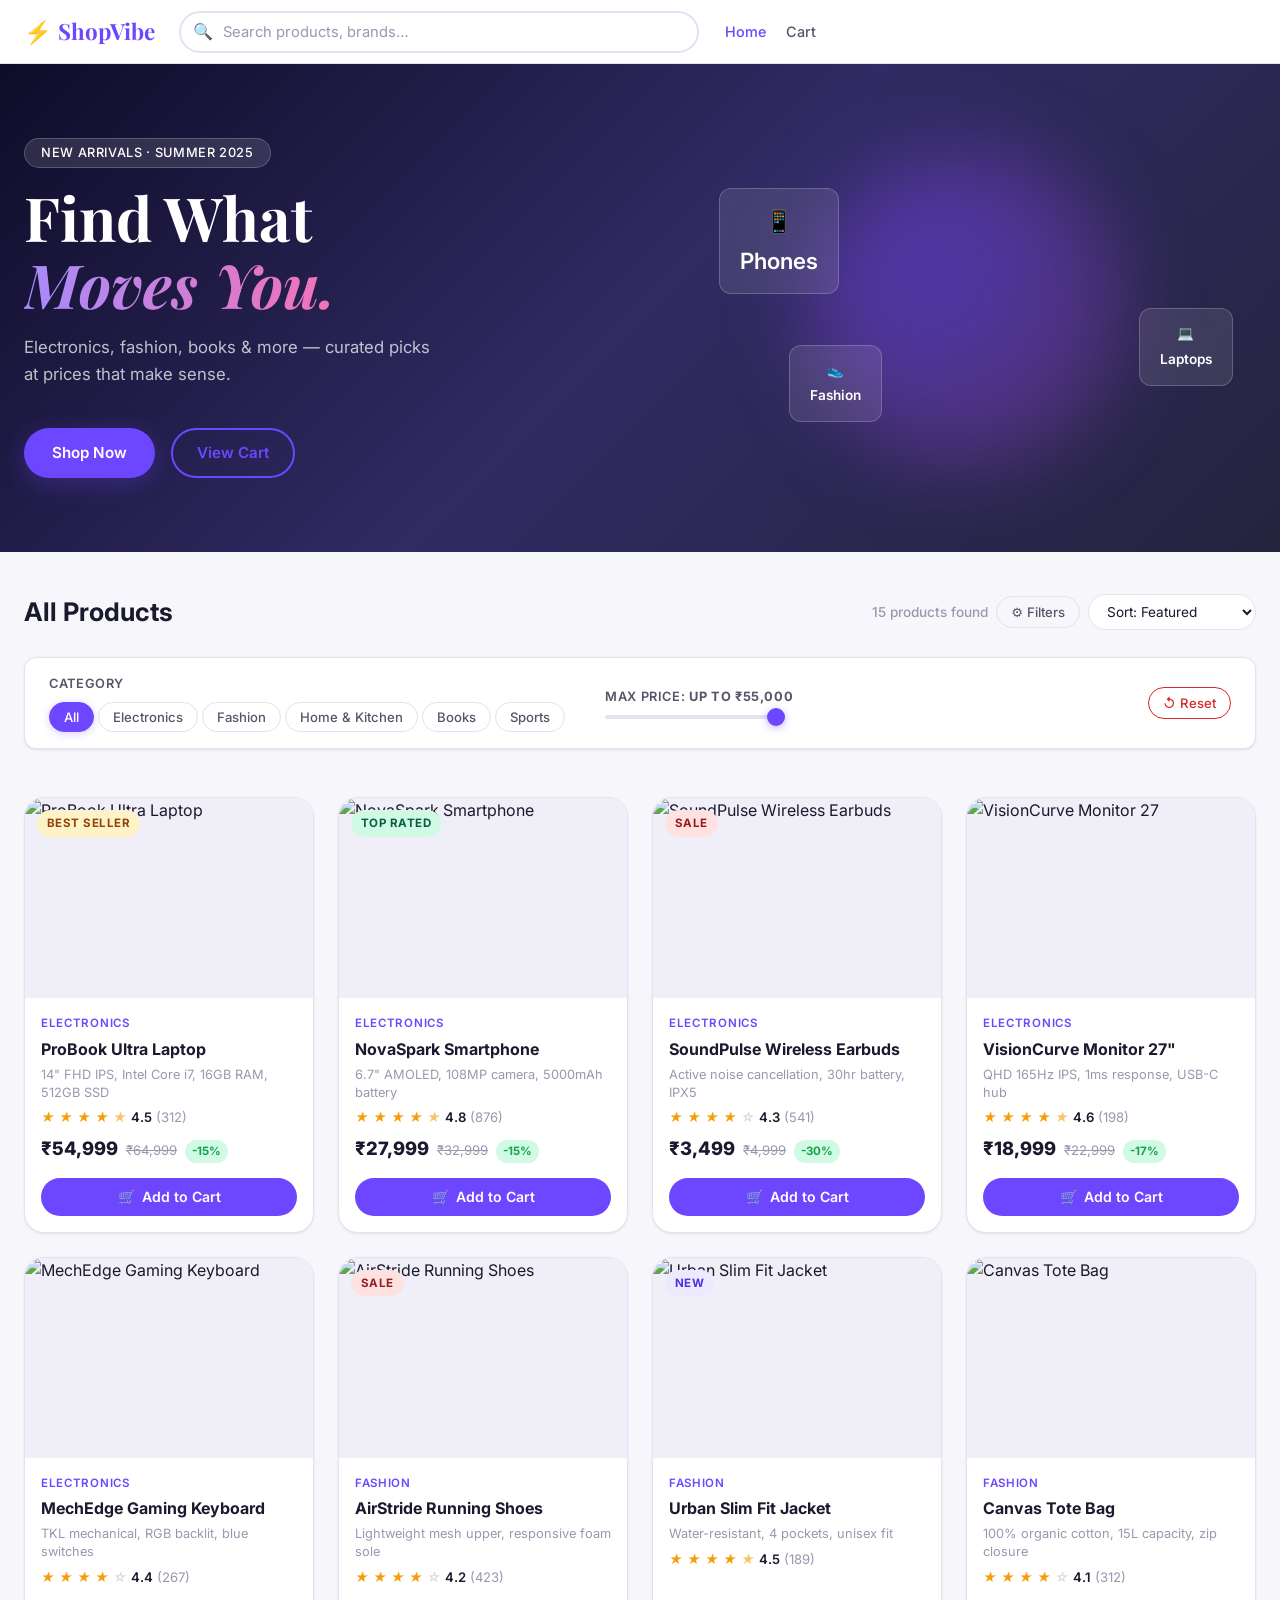
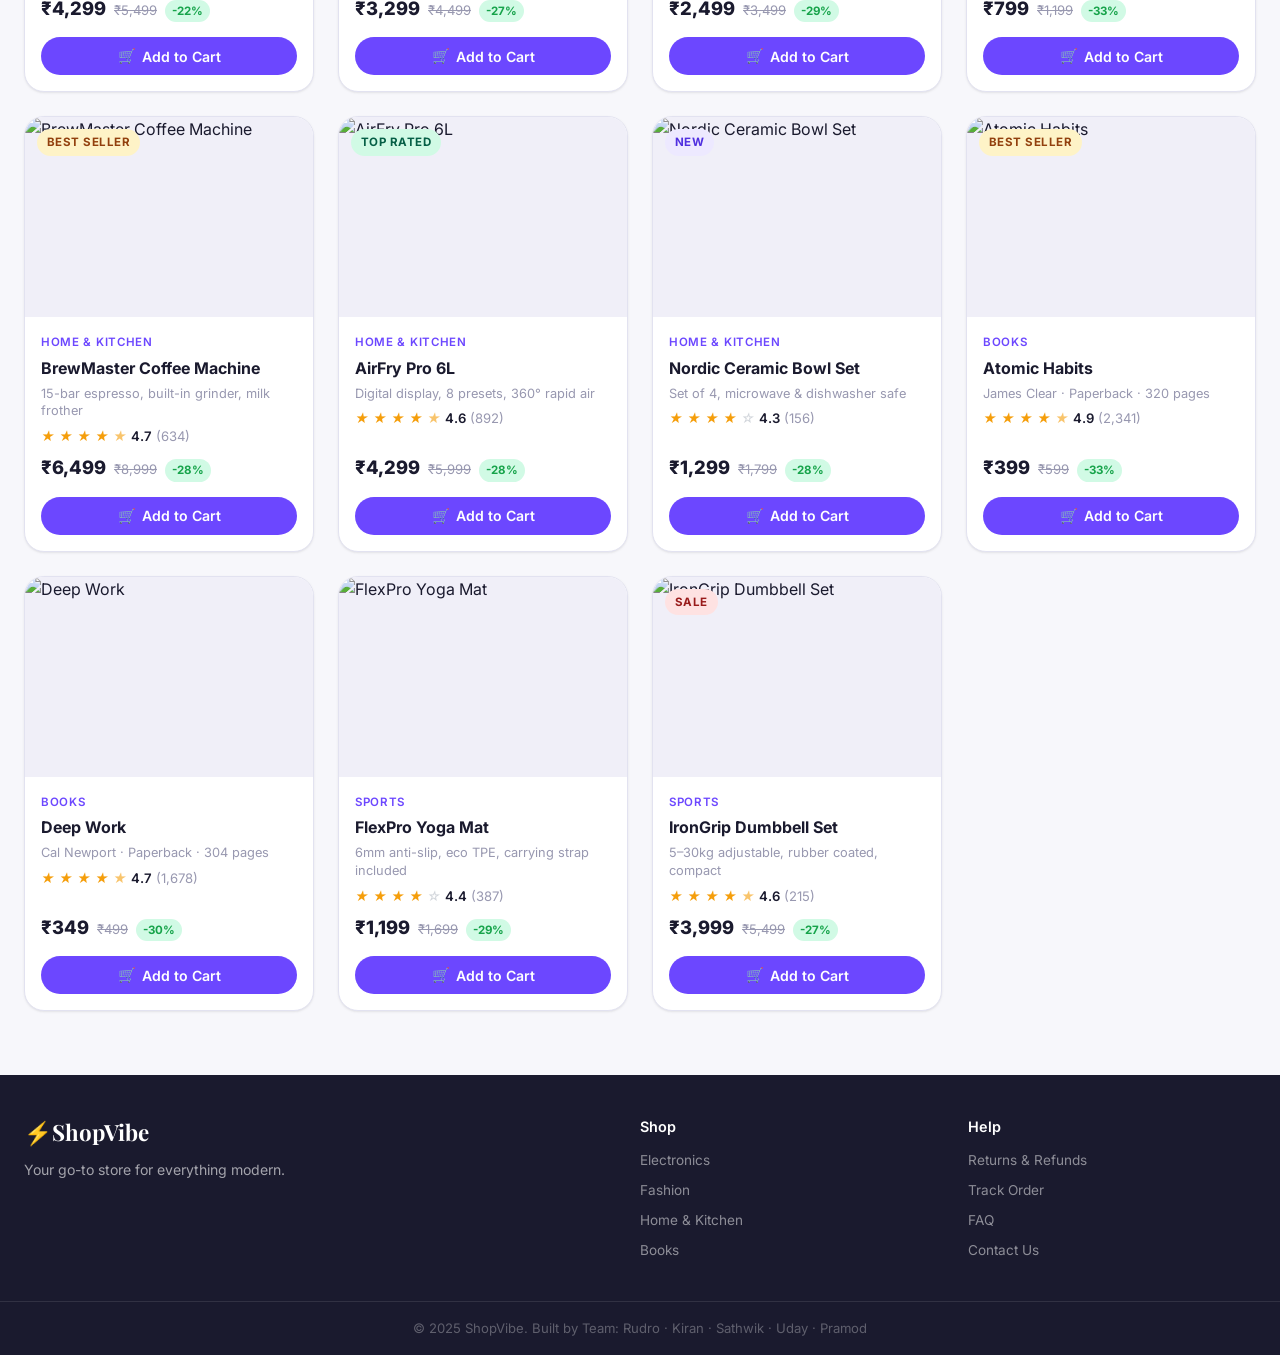
<file: index.html>
<!DOCTYPE html>
<html lang="en">
<head>
  <meta charset="UTF-8" />
  <meta name="viewport" content="width=device-width, initial-scale=1.0" />
  <title>ShopVibe — Modern E-Commerce Store</title>
  <meta name="description" content="Shop the latest electronics, fashion, home goods, books and sports gear at ShopVibe." />
  <link rel="stylesheet" href="css/style.css" />
  <link rel="stylesheet" href="css/responsive.css" />
  <!-- Google Fonts -->
  <link rel="preconnect" href="https://fonts.googleapis.com" />
  <link rel="preconnect" href="https://fonts.gstatic.com" crossorigin />
  <link href="https://fonts.googleapis.com/css2?family=Inter:wght@400;500;600;700;800&family=Playfair+Display:wght@700&display=swap" rel="stylesheet" />
</head>
<body>

<!-- ══════════════════ NAVBAR ══════════════════ -->
<header class="navbar" id="navbar">
  <div class="nav-inner container">
    <a href="index.html" class="nav-logo">
      <span class="logo-icon">⚡</span>ShopVibe
    </a>

    <div class="nav-search-wrap">
      <div class="search-box">
        <span class="search-icon">🔍</span>
        <input
          type="search"
          id="searchInput"
          class="search-input"
          placeholder="Search products, brands…"
          autocomplete="off"
          aria-label="Search products"
        />
        <button id="clearSearch" class="clear-search-btn" style="display:none" aria-label="Clear search">✕</button>
      </div>
    </div>

    <nav class="nav-links" aria-label="Main navigation">
      <a href="index.html" class="nav-link active">Home</a>
      <a href="cart.html" class="nav-link cart-link">
        Cart
        <span class="cart-badge" id="cartBadge" style="display:none">0</span>
      </a>
    </nav>

    <button class="mobile-menu-btn" id="mobileMenuBtn" aria-label="Open menu">☰</button>
  </div>

  <!-- Mobile nav drawer -->
  <div class="mobile-nav" id="mobileNav">
    <div class="mobile-search-wrap">
      <div class="search-box">
        <span class="search-icon">🔍</span>
        <input type="search" id="mobileSearchInput" class="search-input" placeholder="Search…" autocomplete="off" />
      </div>
    </div>
    <a href="index.html" class="mobile-nav-link">Home</a>
    <a href="cart.html" class="mobile-nav-link">Cart <span class="cart-badge"></span></a>
  </div>
</header>

<!-- ══════════════════ HERO ══════════════════ -->
<section class="hero" aria-label="Hero banner">
  <div class="hero-inner container">
    <div class="hero-text">
      <span class="hero-eyebrow">New arrivals · Summer 2025</span>
      <h1 class="hero-headline">
        Find What<br />
        <em>Moves You.</em>
      </h1>
      <p class="hero-sub">Electronics, fashion, books & more — curated picks at prices that make sense.</p>
      <div class="hero-actions">
        <a href="#products" class="btn-primary hero-cta">Shop Now</a>
        <a href="cart.html" class="btn-ghost">View Cart</a>
      </div>
    </div>
    <div class="hero-visual" aria-hidden="true">
      <div class="hero-blob"></div>
      <div class="hero-card-float card-float-1">
        <span>📱</span><span>Phones</span>
      </div>
      <div class="hero-card-float card-float-2">
        <span>💻</span><span>Laptops</span>
      </div>
      <div class="hero-card-float card-float-3">
        <span>👟</span><span>Fashion</span>
      </div>
    </div>
  </div>
</section>

<!-- ══════════════════ FILTER BAR ══════════════════ -->
<section class="filter-section" id="products">
  <div class="container">
    <div class="filter-header">
      <h2 class="section-title">All Products</h2>
      <div class="filter-header-right">
        <span id="productCount" class="product-count"></span>
        <button class="btn-ghost-sm" id="filterToggleBtn">⚙ Filters</button>
        <select id="sortSelect" class="sort-select" aria-label="Sort products">
          <option value="default">Sort: Featured</option>
          <option value="price-asc">Price: Low → High</option>
          <option value="price-desc">Price: High → Low</option>
          <option value="rating">Top Rated</option>
          <option value="discount">Biggest Discount</option>
          <option value="name">Name A–Z</option>
        </select>
      </div>
    </div>

    <!-- Filter panel -->
    <div class="filter-panel" id="filterPanel">
      <!-- Categories -->
      <div class="filter-group">
        <span class="filter-group-label">Category</span>
        <div class="filter-chips" id="filterChips">
          <!-- Dynamically filled by filter.js -->
        </div>
      </div>

      <!-- Price slider -->
      <div class="filter-group">
        <span class="filter-group-label">
          Max Price: <strong id="priceLabel">Any price</strong>
        </span>
        <input
          type="range"
          id="priceRange"
          class="price-slider"
          min="0"
          max="100000"
          value="100000"
          step="500"
          aria-label="Maximum price filter"
        />
      </div>

      <!-- Reset -->
      <button class="btn-ghost-sm reset-btn" onclick="resetAll()">↺ Reset</button>
    </div>
  </div>
</section>

<!-- ══════════════════ PRODUCT GRID ══════════════════ -->
<main class="products-section">
  <div class="container">
    <div class="product-grid" id="productGrid" role="list" aria-label="Product listing">
      <!-- Filled by display.js -->
    </div>
  </div>
</main>

<!-- ══════════════════ FOOTER ══════════════════ -->
<footer class="footer">
  <div class="container footer-inner">
    <div class="footer-brand">
      <a href="index.html" class="nav-logo">⚡ShopVibe</a>
      <p>Your go-to store for everything modern.</p>
    </div>
    <div class="footer-links">
      <h4>Shop</h4>
      <a href="#">Electronics</a>
      <a href="#">Fashion</a>
      <a href="#">Home & Kitchen</a>
      <a href="#">Books</a>
    </div>
    <div class="footer-links">
      <h4>Help</h4>
      <a href="#">Returns & Refunds</a>
      <a href="#">Track Order</a>
      <a href="#">FAQ</a>
      <a href="#">Contact Us</a>
    </div>
  </div>
  <div class="footer-bottom">
    <span>© 2025 ShopVibe. Built by Team: Rudro · Kiran · Sathwik · Uday · Pramod</span>
  </div>
</footer>

<!-- Scroll to top -->
<button class="scroll-top-btn" id="scrollTopBtn" aria-label="Scroll to top">↑</button>

<!-- Scripts — ORDER MATTERS -->
<script src="js/utils.js"></script>
<script src="js/products.js"></script>
<script src="js/cart.js"></script>
<script src="js/filter.js"></script>
<script src="js/search.js"></script>
<script src="js/display.js"></script>

<script>
  // Mobile menu toggle
  const mobileMenuBtn = document.getElementById("mobileMenuBtn");
  const mobileNav = document.getElementById("mobileNav");
  mobileMenuBtn?.addEventListener("click", () => {
    mobileNav.classList.toggle("open");
    mobileMenuBtn.textContent = mobileNav.classList.contains("open") ? "✕" : "☰";
  });

  // Sync mobile search with desktop search
  document.getElementById("mobileSearchInput")?.addEventListener("input", (e) => {
    const desktopInput = document.getElementById("searchInput");
    if (desktopInput) desktopInput.value = e.target.value;
    window.currentSearch = e.target.value;
    applySearch();
  });

  // Sticky navbar shadow on scroll
  window.addEventListener("scroll", () => {
    document.getElementById("navbar")?.classList.toggle("scrolled", window.scrollY > 10);
  });
</script>

</body>
</html>
</file>
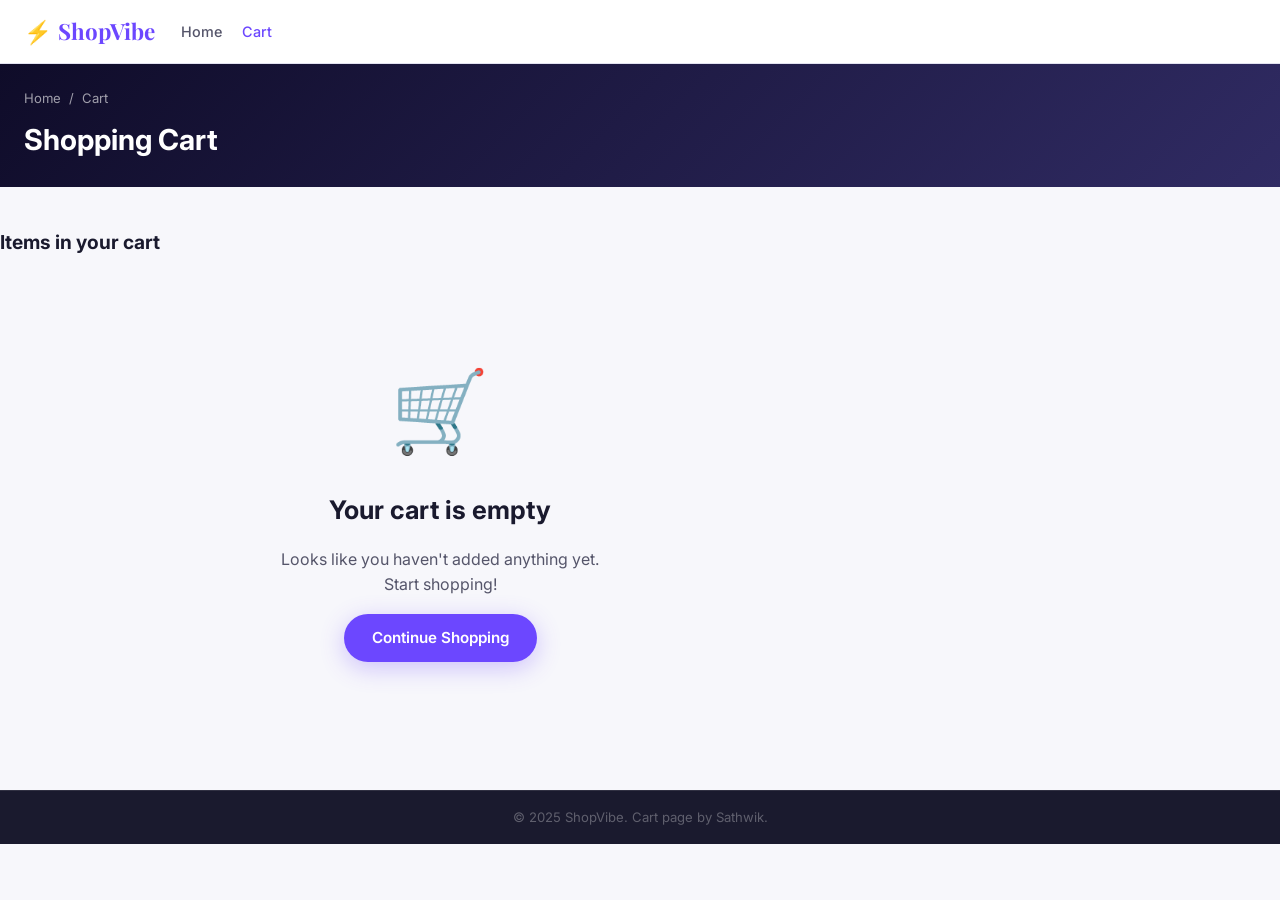
<file: cart.html>
<!DOCTYPE html>
<html lang="en">
<head>
  <meta charset="UTF-8" />
  <meta name="viewport" content="width=device-width, initial-scale=1.0" />
  <title>Your Cart — ShopVibe</title>
  <link rel="stylesheet" href="css/style.css" />
  <link rel="stylesheet" href="css/cart.css" />
  <link rel="stylesheet" href="css/responsive.css" />
  <link href="https://fonts.googleapis.com/css2?family=Inter:wght@400;500;600;700;800&family=Playfair+Display:wght@700&display=swap" rel="stylesheet" />
</head>
<body>

<!-- ══════════════════ NAVBAR ══════════════════ -->
<header class="navbar" id="navbar">
  <div class="nav-inner container">
    <a href="index.html" class="nav-logo">
      <span class="logo-icon">⚡</span>ShopVibe
    </a>

    <nav class="nav-links" aria-label="Main navigation">
      <a href="index.html" class="nav-link">Home</a>
      <a href="cart.html" class="nav-link active cart-link">
        Cart
        <span class="cart-badge" style="display:none">0</span>
      </a>
    </nav>
  </div>
</header>

<!-- ══════════════════ PAGE HEADER ══════════════════ -->
<div class="page-hero">
  <div class="container">
    <nav class="breadcrumb" aria-label="Breadcrumb">
      <a href="index.html">Home</a>
      <span>/</span>
      <span>Cart</span>
    </nav>
    <h1 class="page-title">Shopping Cart</h1>
  </div>
</div>

<!-- ══════════════════ CART CONTENT ══════════════════ -->
<main class="cart-main container">
  <div class="cart-layout">

    <!-- Left: Cart Items -->
    <div class="cart-items-col">
      <div class="cart-items-header">
        <h2>Items in your cart</h2>
        <button
          id="clearCartBtn"
          class="btn-danger-sm"
          onclick="clearCart()"
          style="display:none"
        >
          🗑 Clear All
        </button>
      </div>

      <!-- Filled by cart.js → renderCartPage() -->
      <div id="cartItemsContainer"></div>
    </div>

    <!-- Right: Order Summary -->
    <aside class="cart-summary-col" id="cartSummaryPanel" style="display:none">
      <div class="summary-card">
        <h2 class="summary-title">Order Summary</h2>

        <div class="summary-row">
          <span>Items</span>
          <span id="summaryItems">—</span>
        </div>
        <div class="summary-row">
          <span>Subtotal</span>
          <span id="summarySubtotal">—</span>
        </div>
        <div class="summary-row">
          <span>Shipping</span>
          <span id="summaryShipping" class="shipping-tag">—</span>
        </div>
        <div class="summary-row">
          <span>Tax (GST ~3%)</span>
          <span id="summaryTax">—</span>
        </div>

        <div class="summary-divider"></div>

        <div class="summary-row total-row">
          <span>Total</span>
          <span id="summaryTotal" class="total-price">—</span>
        </div>

        <p class="free-shipping-note">
          🚚 Free shipping on orders above ₹1,000
        </p>

        <a href="checkout.html" class="btn-primary full-width checkout-cta">
          Proceed to Checkout →
        </a>
        <a href="index.html" class="btn-outline full-width continue-cta">
          ← Continue Shopping
        </a>
      </div>

      <!-- Trust badges -->
      <div class="trust-badges">
        <div class="trust-badge"><span>🔒</span><span>Secure Checkout</span></div>
        <div class="trust-badge"><span>↩</span><span>Easy Returns</span></div>
        <div class="trust-badge"><span>🏷</span><span>Best Price</span></div>
      </div>
    </aside>

  </div>
</main>

<!-- ══════════════════ FOOTER ══════════════════ -->
<footer class="footer">
  <div class="footer-bottom">
    <span>© 2025 ShopVibe. Cart page by Sathwik.</span>
  </div>
</footer>

<button class="scroll-top-btn" id="scrollTopBtn" aria-label="Scroll to top">↑</button>

<!-- Scripts -->
<script src="js/utils.js"></script>
<script src="js/products.js"></script>
<script src="js/cart.js"></script>
<script>
  window.addEventListener("scroll", () => {
    document.getElementById("navbar")?.classList.toggle("scrolled", window.scrollY > 10);
  });
</script>

</body>
</html>
</file>
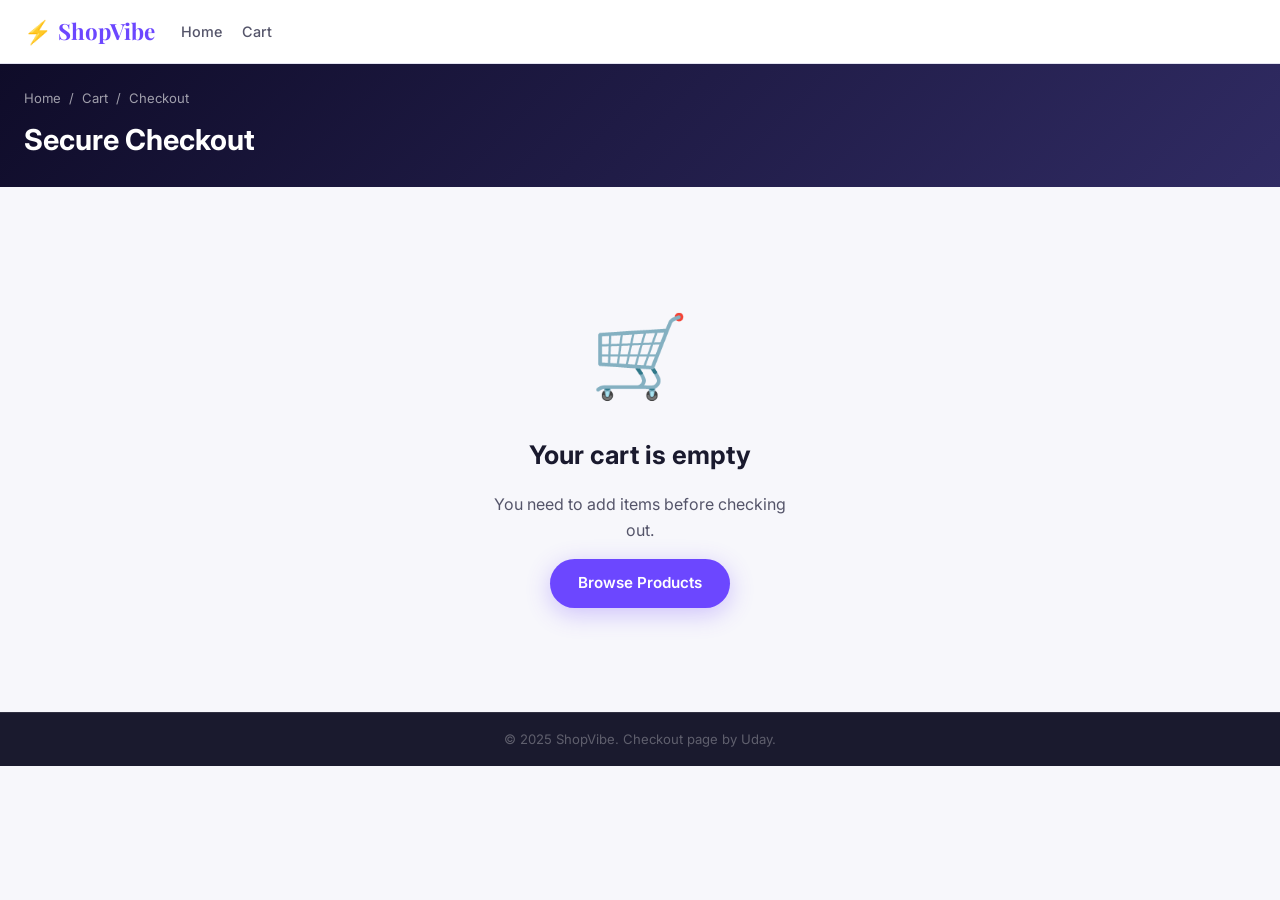
<file: checkout.html>
<!DOCTYPE html>
<html lang="en">
<head>
  <meta charset="UTF-8" />
  <meta name="viewport" content="width=device-width, initial-scale=1.0" />
  <title>Checkout — ShopVibe</title>
  <link rel="stylesheet" href="css/style.css" />
  <link rel="stylesheet" href="css/checkout.css" />
  <link rel="stylesheet" href="css/responsive.css" />
  <link href="https://fonts.googleapis.com/css2?family=Inter:wght@400;500;600;700;800&family=Playfair+Display:wght@700&display=swap" rel="stylesheet" />
</head>
<body>

<!-- ══════════════════ NAVBAR ══════════════════ -->
<header class="navbar" id="navbar">
  <div class="nav-inner container">
    <a href="index.html" class="nav-logo">
      <span class="logo-icon">⚡</span>ShopVibe
    </a>

    <nav class="nav-links" aria-label="Main navigation">
      <a href="index.html" class="nav-link">Home</a>
      <a href="cart.html" class="nav-link cart-link">
        Cart
        <span class="cart-badge" style="display:none">0</span>
      </a>
    </nav>
  </div>
</header>

<!-- ══════════════════ PAGE HEADER ══════════════════ -->
<div class="page-hero">
  <div class="container">
    <nav class="breadcrumb" aria-label="Breadcrumb">
      <a href="index.html">Home</a>
      <span>/</span>
      <a href="cart.html">Cart</a>
      <span>/</span>
      <span>Checkout</span>
    </nav>
    <h1 class="page-title">Secure Checkout</h1>
  </div>
</div>

<!-- ══════════════════ EMPTY CART MESSAGE ══════════════════ -->
<div id="checkoutEmptyMsg" class="container checkout-empty" style="display:none">
  <div class="empty-cart">
    <div class="empty-cart-icon">🛒</div>
    <h2>Your cart is empty</h2>
    <p>You need to add items before checking out.</p>
    <a href="index.html" class="btn-primary">Browse Products</a>
  </div>
</div>

<!-- ══════════════════ CHECKOUT LAYOUT ══════════════════ -->
<main class="checkout-main container" id="checkoutFormSection">
  <div class="checkout-layout">

    <!-- Left: Form -->
    <div class="checkout-form-col">
      <form id="checkoutForm" novalidate>

        <!-- Step 1: Contact Info -->
        <fieldset class="form-fieldset">
          <legend class="fieldset-legend">
            <span class="step-num">1</span> Contact Information
          </legend>

          <div class="form-group">
            <label for="fullName" class="form-label">Full Name *</label>
            <input
              type="text"
              id="fullName"
              class="form-input"
              placeholder="e.g. Rudro Banerjee"
              autocomplete="name"
              required
            />
            <span class="field-error" id="fullNameError"></span>
          </div>

          <div class="form-row">
            <div class="form-group">
              <label for="email" class="form-label">Email Address *</label>
              <input
                type="email"
                id="email"
                class="form-input"
                placeholder="you@example.com"
                autocomplete="email"
                required
              />
              <span class="field-error" id="emailError"></span>
            </div>

            <div class="form-group">
              <label for="phone" class="form-label">Phone Number *</label>
              <input
                type="tel"
                id="phone"
                class="form-input"
                placeholder="10-digit mobile number"
                autocomplete="tel"
                maxlength="10"
                required
              />
              <span class="field-error" id="phoneError"></span>
            </div>
          </div>
        </fieldset>

        <!-- Step 2: Delivery Address -->
        <fieldset class="form-fieldset">
          <legend class="fieldset-legend">
            <span class="step-num">2</span> Delivery Address
          </legend>

          <div class="form-group">
            <label for="address" class="form-label">Street Address *</label>
            <textarea
              id="address"
              class="form-input form-textarea"
              placeholder="House / Flat No., Street, Locality…"
              rows="3"
              autocomplete="street-address"
              required
            ></textarea>
            <span class="field-error" id="addressError"></span>
          </div>

          <div class="form-row">
            <div class="form-group">
              <label for="city" class="form-label">City *</label>
              <input
                type="text"
                id="city"
                class="form-input"
                placeholder="City"
                autocomplete="address-level2"
                required
              />
              <span class="field-error" id="cityError"></span>
            </div>

            <div class="form-group">
              <label for="pincode" class="form-label">PIN Code *</label>
              <input
                type="text"
                id="pincode"
                class="form-input"
                placeholder="6-digit PIN"
                maxlength="6"
                inputmode="numeric"
                autocomplete="postal-code"
                required
              />
              <span class="field-error" id="pincodeError"></span>
            </div>
          </div>

          <div class="form-group">
            <label for="state" class="form-label">State *</label>
            <select id="state" class="form-input form-select" autocomplete="address-level1" required>
              <option value="">— Select State —</option>
              <option>Andhra Pradesh</option>
              <option>Arunachal Pradesh</option>
              <option>Assam</option>
              <option>Bihar</option>
              <option>Chhattisgarh</option>
              <option>Goa</option>
              <option>Gujarat</option>
              <option>Haryana</option>
              <option>Himachal Pradesh</option>
              <option>Jharkhand</option>
              <option>Karnataka</option>
              <option>Kerala</option>
              <option>Madhya Pradesh</option>
              <option>Maharashtra</option>
              <option>Manipur</option>
              <option>Meghalaya</option>
              <option>Mizoram</option>
              <option>Nagaland</option>
              <option>Odisha</option>
              <option>Punjab</option>
              <option>Rajasthan</option>
              <option>Sikkim</option>
              <option>Tamil Nadu</option>
              <option>Telangana</option>
              <option>Tripura</option>
              <option>Uttar Pradesh</option>
              <option>Uttarakhand</option>
              <option>West Bengal</option>
              <option>Delhi</option>
            </select>
            <span class="field-error" id="stateError"></span>
          </div>
        </fieldset>

        <!-- Step 3: Payment -->
        <fieldset class="form-fieldset">
          <legend class="fieldset-legend">
            <span class="step-num">3</span> Payment Method
          </legend>

          <div class="payment-options">
            <label class="payment-option">
              <input type="radio" name="paymentMethod" value="cod" />
              <div class="payment-option-body">
                <span class="payment-icon">💵</span>
                <div>
                  <strong>Cash on Delivery</strong>
                  <small>Pay when your order arrives</small>
                </div>
              </div>
            </label>

            <label class="payment-option">
              <input type="radio" name="paymentMethod" value="upi" />
              <div class="payment-option-body">
                <span class="payment-icon">📱</span>
                <div>
                  <strong>UPI</strong>
                  <small>GPay, PhonePe, Paytm &amp; more</small>
                </div>
              </div>
            </label>

            <label class="payment-option">
              <input type="radio" name="paymentMethod" value="card" />
              <div class="payment-option-body">
                <span class="payment-icon">💳</span>
                <div>
                  <strong>Debit / Credit Card</strong>
                  <small>Visa, Mastercard, Rupay</small>
                </div>
              </div>
            </label>
          </div>

          <span class="field-error" id="paymentError"></span>

          <!-- UPI extra field -->
          <div id="upiSection" class="payment-extra" style="display:none">
            <label class="form-label">UPI ID</label>
            <input type="text" class="form-input" placeholder="yourname@bank" />
          </div>

          <!-- Card extra fields -->
          <div id="cardSection" class="payment-extra" style="display:none">
            <div class="form-group">
              <label class="form-label">Card Number</label>
              <input type="text" class="form-input" placeholder="•••• •••• •••• ••••" maxlength="19" />
            </div>
            <div class="form-row">
              <div class="form-group">
                <label class="form-label">Expiry</label>
                <input type="text" class="form-input" placeholder="MM / YY" maxlength="7" />
              </div>
              <div class="form-group">
                <label class="form-label">CVV</label>
                <input type="password" class="form-input" placeholder="•••" maxlength="4" />
              </div>
            </div>
          </div>
        </fieldset>

        <button type="submit" class="btn-primary full-width place-order-btn">
          🔒 Place Order
        </button>

        <p class="checkout-note">
          By placing an order you agree to our <a href="#">Terms</a> and <a href="#">Privacy Policy</a>.
        </p>
      </form>
    </div>

    <!-- Right: Order Summary -->
    <aside class="checkout-summary-col">
      <div class="summary-card sticky-summary">
        <h2 class="summary-title">Your Order</h2>

        <ul id="checkoutItemList" class="checkout-item-list"></ul>

        <div class="summary-divider"></div>

        <div class="summary-row">
          <span>Subtotal</span>
          <span id="chkSubtotal">—</span>
        </div>
        <div class="summary-row">
          <span>Shipping</span>
          <span id="chkShipping">—</span>
        </div>
        <div class="summary-row">
          <span>Tax (GST ~3%)</span>
          <span id="chkTax">—</span>
        </div>

        <div class="summary-divider"></div>

        <div class="summary-row total-row">
          <span>Total</span>
          <span id="chkTotal" class="total-price">—</span>
        </div>

        <p class="free-shipping-note">🚚 Free shipping on orders above ₹1,000</p>

        <!-- Trust -->
        <div class="trust-badges">
          <div class="trust-badge"><span>🔒</span><span>SSL Secured</span></div>
          <div class="trust-badge"><span>✅</span><span>Verified Store</span></div>
        </div>
      </div>
    </aside>

  </div>
</main>

<!-- ══════════════════ SUCCESS OVERLAY ══════════════════ -->
<div class="success-overlay" id="successOverlay">
  <div class="success-card">
    <div class="success-animation">
      <div class="checkmark-circle">
        <span class="checkmark">✓</span>
      </div>
    </div>
    <h2 class="success-title">Order Placed!</h2>
    <p class="success-sub">Thank you, <strong id="successName"></strong>! 🎉</p>

    <div class="success-detail-row">
      <span>Order ID</span>
      <strong id="successOrderId"></strong>
    </div>
    <div class="success-detail-row">
      <span>Confirmation sent to</span>
      <strong id="successEmail"></strong>
    </div>
    <div class="success-detail-row">
      <span>Amount Charged</span>
      <strong id="successTotal"></strong>
    </div>

    <p class="redirect-note">
      Redirecting to home in <strong id="redirectCountdown">6</strong>s…
    </p>

    <button id="goHomeBtn" class="btn-primary full-width">Go to Home</button>
  </div>
</div>

<!-- ══════════════════ FOOTER ══════════════════ -->
<footer class="footer">
  <div class="footer-bottom">
    <span>© 2025 ShopVibe. Checkout page by Uday.</span>
  </div>
</footer>

<!-- Scripts -->
<script src="js/utils.js"></script>
<script src="js/products.js"></script>
<script src="js/cart.js"></script>
<script src="js/checkout.js"></script>
<script>
  window.addEventListener("scroll", () => {
    document.getElementById("navbar")?.classList.toggle("scrolled", window.scrollY > 10);
  });
</script>

</body>
</html>
</file>
<file: css/style.css>
/*
 * style.css
 * Owner: Kiran
 * Purpose: Main styling — design tokens, navbar, hero, product grid, cards,
 *          toast, footer, shared utilities.
 */

/* ── Design Tokens ─────────────────────────────────────────────────────────── */
:root {
  /* Palette */
  --clr-brand:       #6c47ff;   /* electric violet — brand accent */
  --clr-brand-dark:  #5030e0;
  --clr-brand-light: #ede9ff;
  --clr-accent:      #ff6b35;   /* warm coral — CTA contrast */
  --clr-accent-dark: #e05520;

  --clr-bg:          #f7f7fb;
  --clr-surface:     #ffffff;
  --clr-surface-2:   #f0eff8;

  --clr-text:        #1a1a2e;
  --clr-text-2:      #55556a;
  --clr-text-3:      #9898b0;
  --clr-border:      #e2e2f0;

  --clr-success:     #16a34a;
  --clr-error:       #dc2626;
  --clr-warning:     #d97706;
  --clr-info:        #0369a1;

  /* Typography */
  --font-body:    "Inter", system-ui, sans-serif;
  --font-display: "Playfair Display", Georgia, serif;

  /* Spacing */
  --sp-xs:  4px;
  --sp-sm:  8px;
  --sp-md:  16px;
  --sp-lg:  24px;
  --sp-xl:  40px;
  --sp-2xl: 64px;

  /* Radii */
  --r-sm:   6px;
  --r-md:   12px;
  --r-lg:   20px;
  --r-full: 999px;

  /* Shadows */
  --shadow-sm: 0 1px 3px rgba(0,0,0,.06), 0 1px 2px rgba(0,0,0,.04);
  --shadow-md: 0 4px 16px rgba(0,0,0,.08);
  --shadow-lg: 0 12px 40px rgba(0,0,0,.14);
  --shadow-brand: 0 6px 24px rgba(108,71,255,.30);

  /* Transitions */
  --t-fast:   150ms ease;
  --t-normal: 250ms ease;
  --t-slow:   400ms ease;

  /* Layout */
  --container: 1280px;
  --navbar-h:  64px;
}

/* ── Reset ─────────────────────────────────────────────────────────────────── */
*, *::before, *::after { box-sizing: border-box; margin: 0; padding: 0; }
html { scroll-behavior: smooth; font-size: 16px; }
body {
  font-family: var(--font-body);
  background: var(--clr-bg);
  color: var(--clr-text);
  line-height: 1.6;
  -webkit-font-smoothing: antialiased;
}
img { display: block; max-width: 100%; }
a  { text-decoration: none; color: inherit; }
button { cursor: pointer; border: none; background: none; font-family: inherit; }
input, select, textarea { font-family: inherit; }
ul, ol { list-style: none; }

/* ── Utility classes ───────────────────────────────────────────────────────── */
.container {
  max-width: var(--container);
  margin-inline: auto;
  padding-inline: var(--sp-lg);
}
.full-width { width: 100%; }

/* ── Buttons ────────────────────────────────────────────────────────────────── */
.btn-primary {
  display: inline-flex;
  align-items: center;
  justify-content: center;
  gap: var(--sp-sm);
  padding: 12px 28px;
  background: var(--clr-brand);
  color: #fff;
  font-weight: 600;
  font-size: .95rem;
  border-radius: var(--r-full);
  transition: background var(--t-fast), transform var(--t-fast), box-shadow var(--t-fast);
  box-shadow: var(--shadow-brand);
}
.btn-primary:hover  { background: var(--clr-brand-dark); transform: translateY(-2px); box-shadow: 0 8px 28px rgba(108,71,255,.40); }
.btn-primary:active { transform: translateY(0); }

.btn-ghost {
  display: inline-flex;
  align-items: center;
  justify-content: center;
  padding: 11px 24px;
  border: 2px solid var(--clr-brand);
  color: var(--clr-brand);
  font-weight: 600;
  font-size: .95rem;
  border-radius: var(--r-full);
  transition: all var(--t-fast);
}
.btn-ghost:hover { background: var(--clr-brand-light); }

.btn-outline {
  display: inline-flex;
  align-items: center;
  justify-content: center;
  padding: 10px 22px;
  border: 1.5px solid var(--clr-border);
  color: var(--clr-text-2);
  border-radius: var(--r-full);
  font-weight: 500;
  transition: all var(--t-fast);
}
.btn-outline:hover { border-color: var(--clr-brand); color: var(--clr-brand); }

.btn-ghost-sm {
  padding: 7px 14px;
  border: 1.5px solid var(--clr-border);
  border-radius: var(--r-full);
  font-size: .82rem;
  font-weight: 500;
  color: var(--clr-text-2);
  transition: all var(--t-fast);
}
.btn-ghost-sm:hover { border-color: var(--clr-brand); color: var(--clr-brand); }

/* ── Navbar ─────────────────────────────────────────────────────────────────── */
.navbar {
  position: sticky;
  top: 0;
  z-index: 1000;
  height: var(--navbar-h);
  background: rgba(255,255,255,.92);
  backdrop-filter: blur(12px);
  border-bottom: 1px solid var(--clr-border);
  transition: box-shadow var(--t-normal);
}
.navbar.scrolled { box-shadow: var(--shadow-md); }

.nav-inner {
  height: 100%;
  display: flex;
  align-items: center;
  gap: var(--sp-lg);
}

.nav-logo {
  font-family: var(--font-display);
  font-size: 1.4rem;
  font-weight: 700;
  color: var(--clr-brand);
  display: flex;
  align-items: center;
  gap: 6px;
  white-space: nowrap;
}
.logo-icon { font-style: normal; }

.nav-search-wrap { flex: 1; max-width: 520px; }

.search-box {
  position: relative;
  display: flex;
  align-items: center;
}
.search-icon {
  position: absolute;
  left: 14px;
  font-size: 1rem;
  pointer-events: none;
  color: var(--clr-text-3);
}
.search-input {
  width: 100%;
  padding: 10px 40px 10px 42px;
  border: 2px solid var(--clr-border);
  border-radius: var(--r-full);
  font-size: .92rem;
  background: var(--clr-surface);
  color: var(--clr-text);
  transition: border-color var(--t-fast), box-shadow var(--t-fast);
  outline: none;
  -webkit-appearance: none;
}
.search-input::placeholder { color: var(--clr-text-3); }
.search-input:focus {
  border-color: var(--clr-brand);
  box-shadow: 0 0 0 3px rgba(108,71,255,.12);
}
.clear-search-btn {
  position: absolute;
  right: 10px;
  width: 24px;
  height: 24px;
  border-radius: 50%;
  background: var(--clr-border);
  color: var(--clr-text-2);
  font-size: .8rem;
  display: flex;
  align-items: center;
  justify-content: center;
  transition: background var(--t-fast);
}
.clear-search-btn:hover { background: #ccc; }

.nav-links {
  display: flex;
  align-items: center;
  gap: var(--sp-md);
}
.nav-link {
  font-size: .9rem;
  font-weight: 500;
  color: var(--clr-text-2);
  transition: color var(--t-fast);
  padding: 6px 2px;
}
.nav-link:hover, .nav-link.active { color: var(--clr-brand); }

.cart-link {
  position: relative;
  display: flex;
  align-items: center;
  gap: 4px;
}
.cart-badge {
  background: var(--clr-accent);
  color: #fff;
  font-size: .7rem;
  font-weight: 700;
  min-width: 20px;
  height: 20px;
  border-radius: var(--r-full);
  display: flex;
  align-items: center;
  justify-content: center;
  padding: 0 5px;
}

.mobile-menu-btn {
  display: none;
  font-size: 1.5rem;
  color: var(--clr-text);
  margin-left: auto;
}

/* Mobile nav drawer */
.mobile-nav {
  display: none;
  flex-direction: column;
  gap: var(--sp-sm);
  background: var(--clr-surface);
  padding: var(--sp-md) var(--sp-lg);
  border-top: 1px solid var(--clr-border);
  max-height: 0;
  overflow: hidden;
  transition: max-height var(--t-slow);
}
.mobile-nav.open { display: flex; max-height: 400px; }
.mobile-search-wrap { margin-bottom: var(--sp-sm); }
.mobile-nav-link {
  padding: 10px 0;
  font-weight: 500;
  color: var(--clr-text-2);
  border-bottom: 1px solid var(--clr-border);
  display: flex;
  align-items: center;
  gap: 8px;
}

/* ── Hero ───────────────────────────────────────────────────────────────────── */
.hero {
  background: linear-gradient(135deg, #0f0c29, #302b63, #24243e);
  color: #fff;
  padding: var(--sp-2xl) 0;
  overflow: hidden;
  position: relative;
}

.hero-inner {
  display: grid;
  grid-template-columns: 1fr 1fr;
  align-items: center;
  gap: var(--sp-2xl);
  min-height: 360px;
}

.hero-text { position: relative; z-index: 1; }

.hero-eyebrow {
  display: inline-block;
  background: rgba(255,255,255,.12);
  border: 1px solid rgba(255,255,255,.2);
  border-radius: var(--r-full);
  padding: 4px 16px;
  font-size: .8rem;
  font-weight: 500;
  letter-spacing: .05em;
  text-transform: uppercase;
  margin-bottom: var(--sp-md);
}

.hero-headline {
  font-family: var(--font-display);
  font-size: clamp(2.4rem, 5vw, 3.8rem);
  line-height: 1.1;
  margin-bottom: var(--sp-md);
}
.hero-headline em {
  font-style: italic;
  background: linear-gradient(90deg, #a78bfa, #f472b6);
  -webkit-background-clip: text;
  -webkit-text-fill-color: transparent;
}

.hero-sub {
  color: rgba(255,255,255,.72);
  font-size: 1.05rem;
  max-width: 420px;
  margin-bottom: var(--sp-xl);
}

.hero-actions { display: flex; gap: var(--sp-md); flex-wrap: wrap; }

/* Floating visual */
.hero-visual {
  position: relative;
  display: flex;
  align-items: center;
  justify-content: center;
  min-height: 300px;
}
.hero-blob {
  width: 320px;
  height: 320px;
  border-radius: 50%;
  background: radial-gradient(circle at 40% 40%, rgba(108,71,255,.5), rgba(244,72,182,.2));
  filter: blur(40px);
  position: absolute;
}
.hero-card-float {
  position: absolute;
  background: rgba(255,255,255,.1);
  backdrop-filter: blur(8px);
  border: 1px solid rgba(255,255,255,.2);
  border-radius: var(--r-md);
  padding: 14px 20px;
  display: flex;
  flex-direction: column;
  align-items: center;
  gap: 4px;
  font-size: .85rem;
  font-weight: 600;
  animation: floatCard 4s ease-in-out infinite;
}
.card-float-1 { top: 10%; left: 8%; font-size: 1.4rem; animation-delay: 0s; }
.card-float-2 { top: 50%; right: 4%; animation-delay: 1.5s; }
.card-float-3 { bottom: 12%; left: 20%; animation-delay: .8s; }

@keyframes floatCard {
  0%, 100% { transform: translateY(0); }
  50%       { transform: translateY(-12px); }
}

/* ── Filter Section ─────────────────────────────────────────────────────────── */
.filter-section {
  padding: var(--sp-xl) 0 var(--sp-md);
}

.filter-header {
  display: flex;
  align-items: center;
  justify-content: space-between;
  flex-wrap: wrap;
  gap: var(--sp-md);
  margin-bottom: var(--sp-lg);
}

.section-title {
  font-size: 1.6rem;
  font-weight: 700;
}
.filter-header-right {
  display: flex;
  align-items: center;
  gap: var(--sp-sm);
  flex-wrap: wrap;
}
.product-count {
  font-size: .85rem;
  color: var(--clr-text-3);
  font-weight: 500;
}

.filter-panel {
  background: var(--clr-surface);
  border: 1px solid var(--clr-border);
  border-radius: var(--r-md);
  padding: var(--sp-md) var(--sp-lg);
  display: flex;
  align-items: center;
  gap: var(--sp-xl);
  flex-wrap: wrap;
  margin-bottom: var(--sp-md);
  box-shadow: var(--shadow-sm);
}

.filter-group {
  display: flex;
  flex-direction: column;
  gap: var(--sp-sm);
}
.filter-group-label {
  font-size: .8rem;
  font-weight: 600;
  color: var(--clr-text-2);
  text-transform: uppercase;
  letter-spacing: .05em;
}

.filter-chips {
  display: flex;
  gap: var(--sp-xs);
  flex-wrap: wrap;
}
.filter-chip {
  padding: 6px 14px;
  border: 1.5px solid var(--clr-border);
  border-radius: var(--r-full);
  font-size: .82rem;
  font-weight: 500;
  color: var(--clr-text-2);
  transition: all var(--t-fast);
  white-space: nowrap;
}
.filter-chip:hover  { border-color: var(--clr-brand); color: var(--clr-brand); }
.filter-chip.active {
  background: var(--clr-brand);
  border-color: var(--clr-brand);
  color: #fff;
  box-shadow: 0 2px 8px rgba(108,71,255,.25);
}

.price-slider {
  -webkit-appearance: none;
  width: 180px;
  height: 4px;
  background: var(--clr-border);
  border-radius: 99px;
  outline: none;
}
.price-slider::-webkit-slider-thumb {
  -webkit-appearance: none;
  width: 18px;
  height: 18px;
  border-radius: 50%;
  background: var(--clr-brand);
  cursor: pointer;
  box-shadow: 0 2px 8px rgba(108,71,255,.4);
  transition: transform var(--t-fast);
}
.price-slider::-webkit-slider-thumb:hover { transform: scale(1.2); }

.sort-select {
  padding: 8px 14px;
  border: 1.5px solid var(--clr-border);
  border-radius: var(--r-full);
  font-size: .85rem;
  background: var(--clr-surface);
  color: var(--clr-text);
  cursor: pointer;
  outline: none;
  transition: border-color var(--t-fast);
}
.sort-select:focus { border-color: var(--clr-brand); }

.reset-btn { margin-left: auto; color: var(--clr-error); border-color: var(--clr-error); }
.reset-btn:hover { background: #fff0f0; }

/* ── Product Grid ────────────────────────────────────────────────────────────── */
.products-section { padding: var(--sp-md) 0 var(--sp-2xl); }

.product-grid {
  display: grid;
  grid-template-columns: repeat(auto-fill, minmax(240px, 1fr));
  gap: var(--sp-lg);
}

/* ── Product Card ────────────────────────────────────────────────────────────── */
.product-card {
  background: var(--clr-surface);
  border-radius: var(--r-lg);
  border: 1px solid var(--clr-border);
  overflow: hidden;
  display: flex;
  flex-direction: column;
  position: relative;
  transition: transform var(--t-normal), box-shadow var(--t-normal);
  box-shadow: var(--shadow-sm);
}
.product-card:hover {
  transform: translateY(-6px);
  box-shadow: var(--shadow-lg);
}

/* Card enter animation */
@keyframes cardEnter {
  from { opacity: 0; transform: translateY(24px); }
  to   { opacity: 1; transform: translateY(0); }
}
.card-enter { animation: cardEnter .45s ease both; }

/* Badge */
.card-badge {
  position: absolute;
  top: 12px;
  left: 12px;
  z-index: 2;
  padding: 4px 10px;
  border-radius: var(--r-full);
  font-size: .72rem;
  font-weight: 700;
  text-transform: uppercase;
  letter-spacing: .04em;
}
.badge-best-seller { background: #fef3c7; color: #92400e; }
.badge-top-rated   { background: #d1fae5; color: #065f46; }
.badge-sale        { background: #fee2e2; color: #991b1b; }
.badge-new         { background: var(--clr-brand-light); color: var(--clr-brand-dark); }

/* Image */
.card-image-wrap {
  position: relative;
  overflow: hidden;
  background: var(--clr-surface-2);
  height: 200px;
}
.card-image {
  width: 100%;
  height: 100%;
  object-fit: cover;
  transition: transform .5s ease;
}
.product-card:hover .card-image { transform: scale(1.06); }

.wishlist-btn {
  position: absolute;
  top: 10px;
  right: 10px;
  background: rgba(255,255,255,.9);
  border-radius: 50%;
  width: 34px;
  height: 34px;
  display: flex;
  align-items: center;
  justify-content: center;
  font-size: 1.1rem;
  box-shadow: var(--shadow-sm);
  transition: all var(--t-fast);
  opacity: 0;
}
.product-card:hover .wishlist-btn { opacity: 1; }
.wishlist-btn:hover  { transform: scale(1.15); }
.wishlist-btn.wishlisted { color: #e11d48; opacity: 1; }

/* Card body */
.card-body {
  padding: var(--sp-md);
  display: flex;
  flex-direction: column;
  gap: 6px;
  flex: 1;
}
.card-category {
  font-size: .72rem;
  font-weight: 600;
  color: var(--clr-brand);
  text-transform: uppercase;
  letter-spacing: .06em;
}
.card-name {
  font-size: 1rem;
  font-weight: 700;
  line-height: 1.3;
}
.card-desc {
  font-size: .8rem;
  color: var(--clr-text-3);
  line-height: 1.4;
}
.card-rating {
  display: flex;
  align-items: center;
  gap: 4px;
  font-size: .82rem;
}
.star.filled  { color: #f59e0b; }
.star.half    { color: #f59e0b; opacity: .6; }
.star.empty   { color: #d1d5db; }
.rating-num   { font-weight: 600; color: var(--clr-text); }
.rating-count { color: var(--clr-text-3); }

.card-pricing {
  display: flex;
  align-items: baseline;
  gap: 8px;
  margin-top: auto;
}
.card-price    { font-size: 1.15rem; font-weight: 800; color: var(--clr-text); }
.card-original { font-size: .82rem; color: var(--clr-text-3); text-decoration: line-through; }
.discount-tag  {
  font-size: .72rem;
  font-weight: 700;
  color: var(--clr-success);
  background: #d1fae5;
  padding: 2px 7px;
  border-radius: var(--r-full);
}

.btn-add-cart {
  margin-top: var(--sp-sm);
  width: 100%;
  padding: 10px;
  background: var(--clr-brand);
  color: #fff;
  font-weight: 600;
  font-size: .88rem;
  border-radius: var(--r-full);
  display: flex;
  align-items: center;
  justify-content: center;
  gap: 6px;
  transition: background var(--t-fast), transform var(--t-fast);
}
.btn-add-cart:hover  { background: var(--clr-brand-dark); transform: translateY(-1px); }
.btn-add-cart.added  { background: var(--clr-success); }
.cart-icon-btn { font-size: .9rem; }

/* ── Skeleton loaders ────────────────────────────────────────────────────────── */
.skeleton-card {
  background: var(--clr-surface);
  border-radius: var(--r-lg);
  border: 1px solid var(--clr-border);
  overflow: hidden;
}
.skeleton {
  background: linear-gradient(90deg, #e2e2f0 25%, #f0f0fa 50%, #e2e2f0 75%);
  background-size: 200% 100%;
  animation: shimmer 1.4s infinite;
  border-radius: var(--r-sm);
}
@keyframes shimmer {
  from { background-position: 200% 0; }
  to   { background-position: -200% 0; }
}
.skeleton-image  { width: 100%; height: 200px; border-radius: 0; }
.skeleton-body   { padding: var(--sp-md); display: flex; flex-direction: column; gap: var(--sp-sm); }
.skeleton-line   { height: 14px; }
.skeleton-line.short  { width: 40%; }
.skeleton-line.medium { width: 70%; }

/* ── No-results state ───────────────────────────────────────────────────────── */
.no-results {
  grid-column: 1 / -1;
  text-align: center;
  padding: var(--sp-2xl) var(--sp-lg);
  display: flex;
  flex-direction: column;
  align-items: center;
  gap: var(--sp-md);
}
.no-results-icon { font-size: 4rem; }
.no-results h3   { font-size: 1.4rem; font-weight: 700; }
.no-results p    { color: var(--clr-text-2); }

/* ── Toast ──────────────────────────────────────────────────────────────────── */
.toast {
  position: fixed;
  bottom: 80px;
  left: 50%;
  transform: translateX(-50%) translateY(20px);
  background: var(--clr-text);
  color: #fff;
  padding: 12px 22px;
  border-radius: var(--r-full);
  display: flex;
  align-items: center;
  gap: 10px;
  font-size: .88rem;
  font-weight: 500;
  box-shadow: var(--shadow-lg);
  z-index: 9999;
  opacity: 0;
  transition: opacity .3s ease, transform .3s ease;
  white-space: nowrap;
}
.toast-visible { opacity: 1; transform: translateX(-50%) translateY(0); }
.toast-success { background: #1c2a1e; }
.toast-error   { background: #2a1c1c; }
.toast-info    { background: #1c1f2a; }
.toast-icon    { font-size: 1rem; }

/* ── Page-level hero (cart / checkout pages) ──────────────────────────────── */
.page-hero {
  background: linear-gradient(135deg, #0f0c29 0%, #302b63 100%);
  color: #fff;
  padding: var(--sp-lg) 0;
}
.breadcrumb {
  display: flex;
  align-items: center;
  gap: 8px;
  font-size: .82rem;
  color: rgba(255,255,255,.6);
  margin-bottom: var(--sp-sm);
}
.breadcrumb a { color: rgba(255,255,255,.6); }
.breadcrumb a:hover { color: #fff; }
.page-title { font-size: 1.8rem; font-weight: 700; }

/* ── Summary Card (shared by cart + checkout) ──────────────────────────────── */
.summary-card {
  background: var(--clr-surface);
  border: 1px solid var(--clr-border);
  border-radius: var(--r-lg);
  padding: var(--sp-lg);
  box-shadow: var(--shadow-sm);
}
.summary-title {
  font-size: 1.15rem;
  font-weight: 700;
  margin-bottom: var(--sp-md);
  padding-bottom: var(--sp-md);
  border-bottom: 1px solid var(--clr-border);
}
.summary-row {
  display: flex;
  justify-content: space-between;
  align-items: center;
  padding: 8px 0;
  font-size: .9rem;
  color: var(--clr-text-2);
}
.summary-divider { height: 1px; background: var(--clr-border); margin: var(--sp-sm) 0; }
.total-row { font-size: 1rem; font-weight: 700; color: var(--clr-text); }
.total-price { font-size: 1.2rem; color: var(--clr-brand); }
.shipping-tag { color: var(--clr-success); font-weight: 600; }
.free-shipping-note {
  font-size: .78rem;
  color: var(--clr-text-3);
  text-align: center;
  margin-top: var(--sp-sm);
}

/* Trust badges */
.trust-badges {
  display: flex;
  gap: var(--sp-md);
  margin-top: var(--sp-md);
  justify-content: center;
}
.trust-badge {
  display: flex;
  flex-direction: column;
  align-items: center;
  gap: 4px;
  font-size: .72rem;
  color: var(--clr-text-3);
  font-weight: 500;
}

/* ── Empty cart ─────────────────────────────────────────────────────────────── */
.empty-cart {
  display: flex;
  flex-direction: column;
  align-items: center;
  justify-content: center;
  gap: var(--sp-md);
  padding: var(--sp-2xl) var(--sp-lg);
  text-align: center;
}
.empty-cart-icon { font-size: 5rem; }
.empty-cart h2 { font-size: 1.6rem; font-weight: 700; }
.empty-cart p  { color: var(--clr-text-2); max-width: 320px; }

/* ── Scroll to top ──────────────────────────────────────────────────────────── */
.scroll-top-btn {
  position: fixed;
  bottom: var(--sp-lg);
  right: var(--sp-lg);
  width: 44px;
  height: 44px;
  background: var(--clr-brand);
  color: #fff;
  border-radius: 50%;
  font-size: 1.2rem;
  display: flex;
  align-items: center;
  justify-content: center;
  box-shadow: var(--shadow-md);
  opacity: 0;
  pointer-events: none;
  transform: translateY(12px);
  transition: opacity var(--t-normal), transform var(--t-normal);
  z-index: 500;
}
.scroll-top-btn.visible { opacity: 1; pointer-events: auto; transform: translateY(0); }
.scroll-top-btn:hover { background: var(--clr-brand-dark); }

/* ── Footer ─────────────────────────────────────────────────────────────────── */
.footer {
  background: var(--clr-text);
  color: rgba(255,255,255,.6);
}
.footer-inner {
  display: grid;
  grid-template-columns: 2fr 1fr 1fr;
  gap: var(--sp-xl);
  padding-block: var(--sp-xl);
}
.footer-brand .nav-logo { color: #fff; margin-bottom: var(--sp-sm); }
.footer-brand p { font-size: .88rem; }
.footer-links {
  display: flex;
  flex-direction: column;
  gap: var(--sp-sm);
}
.footer-links h4 {
  color: #fff;
  font-weight: 600;
  font-size: .9rem;
  margin-bottom: 4px;
}
.footer-links a {
  font-size: .85rem;
  color: rgba(255,255,255,.5);
  transition: color var(--t-fast);
}
.footer-links a:hover { color: #fff; }
.footer-bottom {
  border-top: 1px solid rgba(255,255,255,.1);
  text-align: center;
  padding: var(--sp-md);
  font-size: .82rem;
  color: rgba(255,255,255,.3);
}
</file>
<file: css/responsive.css>
/*
 * responsive.css
 * Owner: Kiran
 * Purpose: Mobile-first responsive overrides for all breakpoints.
 *          All media queries live here — nothing else should use @media.
 */

/* ═══════════════════════════════════════════════════════════════
   TABLET  ≤ 1024px
═══════════════════════════════════════════════════════════════ */
@media (max-width: 1024px) {

  /* Navbar: hide desktop search, show mobile menu button */
  .nav-search-wrap { display: none; }
  .mobile-menu-btn { display: flex; }

  /* Hero: stack vertically */
  .hero-inner {
    grid-template-columns: 1fr;
    text-align: center;
    min-height: auto;
    padding-block: var(--sp-xl);
  }
  .hero-visual { display: none; } /* hide decorative blobs on tablet */
  .hero-sub { max-width: 100%; }
  .hero-actions { justify-content: center; }

  /* Product grid: 3 columns */
  .product-grid {
    grid-template-columns: repeat(3, 1fr);
  }

  /* Cart layout: stack */
  .cart-layout {
    grid-template-columns: 1fr;
  }
  .cart-summary-col {
    position: static; /* un-stick on tablet */
  }

  /* Checkout layout: stack */
  .checkout-layout {
    grid-template-columns: 1fr;
  }
  .checkout-summary-col {
    position: static;
    order: -1; /* show summary above form on tablet */
  }

  /* Footer: 2 columns */
  .footer-inner {
    grid-template-columns: 1fr 1fr;
  }
  .footer-brand { grid-column: 1 / -1; }
}

/* ═══════════════════════════════════════════════════════════════
   MOBILE  ≤ 768px
═══════════════════════════════════════════════════════════════ */
@media (max-width: 768px) {

  /* Container padding */
  .container { padding-inline: var(--sp-md); }

  /* Design tokens: tighten spacing */
  :root {
    --sp-xl:  28px;
    --sp-2xl: 48px;
  }

  /* Navbar */
  .nav-links  { display: none; } /* links move into mobile drawer */
  .mobile-menu-btn { display: flex; }
  .mobile-nav { display: flex; }

  /* Hero */
  .hero { padding: var(--sp-xl) 0; }
  .hero-headline { font-size: 2rem; }
  .hero-sub      { font-size: .95rem; }
  .hero-actions  { flex-direction: column; align-items: center; }
  .hero-actions .btn-primary,
  .hero-actions .btn-ghost { width: 100%; max-width: 280px; }

  /* Filter section */
  .filter-header   { flex-direction: column; align-items: flex-start; }
  .filter-panel    {
    flex-direction: column;
    gap: var(--sp-md);
    /* collapsed by default on mobile; opened by JS toggle */
    display: none;
  }
  .filter-panel.open { display: flex; }
  .price-slider    { width: 100%; }
  .reset-btn       { margin-left: 0; }

  /* Product grid: 2 columns */
  .product-grid { grid-template-columns: repeat(2, 1fr); gap: var(--sp-md); }

  /* Card image */
  .card-image-wrap { height: 160px; }

  /* Cart item: tighter layout */
  .cart-item {
    grid-template-columns: 80px 1fr;
    grid-template-rows: auto auto;
  }
  .cart-item-img-wrap { width: 80px; height: 80px; }
  .cart-item-controls {
    grid-column: 1 / -1;
    flex-direction: row;
    align-items: center;
    justify-content: space-between;
    padding-top: var(--sp-sm);
    border-top: 1px solid var(--clr-border);
  }

  /* Checkout form rows: stack */
  .form-row { grid-template-columns: 1fr; gap: 0; }

  /* Page title */
  .page-title { font-size: 1.4rem; }

  /* Section title */
  .section-title { font-size: 1.3rem; }

  /* Footer: single column */
  .footer-inner {
    grid-template-columns: 1fr;
    gap: var(--sp-lg);
  }

  /* Scroll-to-top: move left of screen edge */
  .scroll-top-btn { right: var(--sp-md); bottom: var(--sp-md); }

  /* Toast: full width */
  .toast {
    left: var(--sp-md);
    right: var(--sp-md);
    transform: translateX(0) translateY(20px);
    white-space: normal;
    bottom: var(--sp-lg);
    border-radius: var(--r-md);
  }
  .toast-visible { transform: translateX(0) translateY(0); }
}

/* ═══════════════════════════════════════════════════════════════
   SMALL MOBILE  ≤ 480px
═══════════════════════════════════════════════════════════════ */
@media (max-width: 480px) {

  /* Product grid: single column */
  .product-grid { grid-template-columns: 1fr; }

  /* Card image: full ratio */
  .card-image-wrap { height: 200px; }

  /* Hero headline */
  .hero-headline { font-size: 1.7rem; }

  /* Checkout columns → single */
  .checkout-layout,
  .cart-layout { gap: var(--sp-lg); }

  /* Success card */
  .success-card { padding: var(--sp-lg); }
  .checkmark-circle { width: 64px; height: 64px; }
  .success-title { font-size: 1.4rem; }

  /* Filter chips: scrollable row */
  .filter-chips {
    flex-wrap: nowrap;
    overflow-x: auto;
    padding-bottom: 4px;
    -webkit-overflow-scrolling: touch;
    scrollbar-width: none;
  }
  .filter-chips::-webkit-scrollbar { display: none; }

  /* Nav logo: shorter */
  .nav-logo { font-size: 1.2rem; }

  /* Trust badges: single row */
  .trust-badges { flex-wrap: wrap; }

  /* Summary card: tighter */
  .summary-card { padding: var(--sp-md); }
}

/* ═══════════════════════════════════════════════════════════════
   PRINT
═══════════════════════════════════════════════════════════════ */
@media print {
  .navbar, .hero, .filter-section, .footer,
  .scroll-top-btn, .toast, .mobile-menu-btn { display: none !important; }
  .cart-layout, .checkout-layout { grid-template-columns: 1fr; }
}

/* ═══════════════════════════════════════════════════════════════
   REDUCED MOTION
═══════════════════════════════════════════════════════════════ */
@media (prefers-reduced-motion: reduce) {
  *, *::before, *::after {
    animation-duration: 0.01ms !important;
    transition-duration: 0.01ms !important;
  }
}
</file>
<file: css/cart.css>
/*
 * cart.css
 * Owner: Sathwik
 * Purpose: Styles specific to cart.html — layout, cart items, qty controls.
 */

/* ── Page Layout ─────────────────────────────────────────────────────────── */
.cart-main { padding: var(--sp-xl) 0 var(--sp-2xl); }

.cart-layout {
  display: grid;
  grid-template-columns: 1fr 360px;
  gap: var(--sp-xl);
  align-items: start;
}

/* ── Items Column Header ─────────────────────────────────────────────────── */
.cart-items-col {}

.cart-items-header {
  display: flex;
  align-items: center;
  justify-content: space-between;
  margin-bottom: var(--sp-lg);
}
.cart-items-header h2 {
  font-size: 1.2rem;
  font-weight: 700;
}

.btn-danger-sm {
  display: inline-flex;
  align-items: center;
  gap: 6px;
  padding: 7px 14px;
  background: #fee2e2;
  color: var(--clr-error);
  border: 1px solid #fca5a5;
  border-radius: var(--r-full);
  font-size: .82rem;
  font-weight: 600;
  transition: background var(--t-fast);
}
.btn-danger-sm:hover { background: #fecaca; }

/* ── Cart Item ───────────────────────────────────────────────────────────── */
.cart-item {
  display: grid;
  grid-template-columns: 100px 1fr auto;
  gap: var(--sp-md);
  align-items: center;
  background: var(--clr-surface);
  border: 1px solid var(--clr-border);
  border-radius: var(--r-md);
  padding: var(--sp-md);
  margin-bottom: var(--sp-md);
  box-shadow: var(--shadow-sm);
  transition: box-shadow var(--t-fast);
  animation: cardEnter .35s ease both;
}
.cart-item:hover { box-shadow: var(--shadow-md); }

.cart-item-img-wrap {
  width: 100px;
  height: 100px;
  border-radius: var(--r-sm);
  overflow: hidden;
  background: var(--clr-surface-2);
  flex-shrink: 0;
}
.cart-item-img {
  width: 100%;
  height: 100%;
  object-fit: cover;
}

/* Item info */
.cart-item-info {
  display: flex;
  flex-direction: column;
  gap: 4px;
}
.cart-item-cat {
  font-size: .72rem;
  font-weight: 600;
  color: var(--clr-brand);
  text-transform: uppercase;
  letter-spacing: .05em;
}
.cart-item-name {
  font-size: 1rem;
  font-weight: 700;
  line-height: 1.3;
}
.cart-item-price {
  font-size: .85rem;
  color: var(--clr-text-3);
}

/* Controls */
.cart-item-controls {
  display: flex;
  flex-direction: column;
  align-items: flex-end;
  gap: var(--sp-sm);
}

/* Quantity control */
.qty-control {
  display: flex;
  align-items: center;
  border: 1.5px solid var(--clr-border);
  border-radius: var(--r-full);
  overflow: hidden;
}
.qty-btn {
  width: 34px;
  height: 34px;
  display: flex;
  align-items: center;
  justify-content: center;
  font-size: 1.1rem;
  font-weight: 700;
  color: var(--clr-text-2);
  transition: background var(--t-fast);
}
.qty-btn:hover { background: var(--clr-surface-2); color: var(--clr-brand); }
.qty-value {
  min-width: 32px;
  text-align: center;
  font-weight: 700;
  font-size: .95rem;
}

.cart-item-subtotal {
  font-size: 1rem;
  font-weight: 800;
  color: var(--clr-text);
}

.remove-btn {
  font-size: 1.1rem;
  color: var(--clr-text-3);
  width: 32px;
  height: 32px;
  display: flex;
  align-items: center;
  justify-content: center;
  border-radius: 50%;
  transition: background var(--t-fast), color var(--t-fast);
}
.remove-btn:hover { background: #fee2e2; color: var(--clr-error); }

/* ── Summary Column ──────────────────────────────────────────────────────── */
.cart-summary-col { position: sticky; top: calc(var(--navbar-h) + 20px); }

.checkout-cta {
  margin-top: var(--sp-md);
  font-size: .95rem;
}
.continue-cta {
  margin-top: var(--sp-sm);
  font-size: .88rem;
}
</file>
<file: css/checkout.css>
/*
 * checkout.css
 * Owner: Uday
 * Purpose: Styles specific to checkout.html — form, payment options, success overlay.
 */

/* ── Page Layout ─────────────────────────────────────────────────────────── */
.checkout-main { padding: var(--sp-xl) 0 var(--sp-2xl); }

.checkout-layout {
  display: grid;
  grid-template-columns: 1fr 360px;
  gap: var(--sp-xl);
  align-items: start;
}

/* ── Form Fieldsets ──────────────────────────────────────────────────────── */
.form-fieldset {
  border: 1px solid var(--clr-border);
  border-radius: var(--r-md);
  padding: var(--sp-lg);
  background: var(--clr-surface);
  margin-bottom: var(--sp-lg);
  box-shadow: var(--shadow-sm);
}

.fieldset-legend {
  font-size: 1rem;
  font-weight: 700;
  display: flex;
  align-items: center;
  gap: var(--sp-sm);
  margin-bottom: var(--sp-lg);
  color: var(--clr-text);
}
.step-num {
  width: 28px;
  height: 28px;
  background: var(--clr-brand);
  color: #fff;
  border-radius: 50%;
  display: flex;
  align-items: center;
  justify-content: center;
  font-size: .82rem;
  font-weight: 800;
  flex-shrink: 0;
}

/* ── Form Controls ───────────────────────────────────────────────────────── */
.form-group {
  display: flex;
  flex-direction: column;
  gap: 6px;
  margin-bottom: var(--sp-md);
}
.form-group:last-child { margin-bottom: 0; }

.form-row {
  display: grid;
  grid-template-columns: 1fr 1fr;
  gap: var(--sp-md);
}

.form-label {
  font-size: .85rem;
  font-weight: 600;
  color: var(--clr-text-2);
}

.form-input {
  padding: 11px 14px;
  border: 2px solid var(--clr-border);
  border-radius: var(--r-md);
  font-size: .92rem;
  color: var(--clr-text);
  background: var(--clr-surface);
  outline: none;
  transition: border-color var(--t-fast), box-shadow var(--t-fast);
  width: 100%;
}
.form-input:focus {
  border-color: var(--clr-brand);
  box-shadow: 0 0 0 3px rgba(108,71,255,.10);
}
.form-input.input-error {
  border-color: var(--clr-error);
  box-shadow: 0 0 0 3px rgba(220,38,38,.08);
}
.form-input.input-ok {
  border-color: var(--clr-success);
}
.form-textarea {
  resize: vertical;
  min-height: 80px;
  line-height: 1.5;
}
.form-select { cursor: pointer; }

/* Validation error messages */
.field-error {
  font-size: .78rem;
  color: var(--clr-error);
  font-weight: 500;
  min-height: 1em;
}

/* ── Payment Options ─────────────────────────────────────────────────────── */
.payment-options {
  display: flex;
  flex-direction: column;
  gap: var(--sp-sm);
  margin-bottom: var(--sp-md);
}

.payment-option {
  display: flex;
  align-items: center;
  gap: var(--sp-md);
  padding: var(--sp-md);
  border: 2px solid var(--clr-border);
  border-radius: var(--r-md);
  cursor: pointer;
  transition: border-color var(--t-fast), background var(--t-fast);
}
.payment-option:has(input:checked) {
  border-color: var(--clr-brand);
  background: var(--clr-brand-light);
}
.payment-option input[type="radio"] { accent-color: var(--clr-brand); width: 18px; height: 18px; }
.payment-option-body {
  display: flex;
  align-items: center;
  gap: var(--sp-md);
  pointer-events: none;
}
.payment-icon { font-size: 1.5rem; }
.payment-option-body strong { display: block; font-size: .9rem; }
.payment-option-body small  { color: var(--clr-text-3); font-size: .78rem; }

/* Extra fields that appear on UPI/Card selection */
.payment-extra {
  background: var(--clr-surface-2);
  border-radius: var(--r-md);
  padding: var(--sp-md);
  margin-top: var(--sp-sm);
  border: 1px solid var(--clr-border);
}

/* ── Place Order Button ──────────────────────────────────────────────────── */
.place-order-btn {
  font-size: 1rem;
  padding: 14px;
  border-radius: var(--r-md);
  letter-spacing: .02em;
}
.place-order-btn:hover { transform: translateY(-2px); }

.checkout-note {
  text-align: center;
  font-size: .78rem;
  color: var(--clr-text-3);
  margin-top: var(--sp-md);
}
.checkout-note a { color: var(--clr-brand); }

/* ── Order Summary Column ────────────────────────────────────────────────── */
.checkout-summary-col { position: sticky; top: calc(var(--navbar-h) + 20px); }
.sticky-summary {}

/* Checkout item list */
.checkout-item-list {
  display: flex;
  flex-direction: column;
  gap: var(--sp-sm);
  margin-bottom: var(--sp-md);
}
.checkout-item {
  display: grid;
  grid-template-columns: 56px 1fr auto;
  align-items: center;
  gap: var(--sp-sm);
}
.checkout-item-img {
  width: 56px;
  height: 56px;
  border-radius: var(--r-sm);
  object-fit: cover;
  background: var(--clr-surface-2);
}
.checkout-item-details {
  display: flex;
  flex-direction: column;
  gap: 2px;
}
.checkout-item-name {
  font-size: .85rem;
  font-weight: 600;
  line-height: 1.3;
}
.checkout-item-qty { font-size: .75rem; color: var(--clr-text-3); }
.checkout-item-price { font-size: .88rem; font-weight: 700; white-space: nowrap; }

/* Empty checkout */
.checkout-empty {
  padding: var(--sp-xl) 0;
}

/* ── Success Overlay ─────────────────────────────────────────────────────── */
.success-overlay {
  position: fixed;
  inset: 0;
  background: rgba(0,0,0,.65);
  display: flex;
  align-items: center;
  justify-content: center;
  z-index: 9998;
  padding: var(--sp-lg);
  opacity: 0;
  pointer-events: none;
  transition: opacity .4s ease;
}
.success-overlay.visible {
  opacity: 1;
  pointer-events: auto;
}

.success-card {
  background: var(--clr-surface);
  border-radius: var(--r-lg);
  padding: var(--sp-xl);
  max-width: 440px;
  width: 100%;
  text-align: center;
  box-shadow: var(--shadow-lg);
  transform: scale(.85);
  transition: transform .4s cubic-bezier(.34,1.56,.64,1);
}
.success-overlay.visible .success-card { transform: scale(1); }

.success-animation { margin-bottom: var(--sp-lg); }
.checkmark-circle {
  width: 80px;
  height: 80px;
  background: linear-gradient(135deg, #16a34a, #22c55e);
  border-radius: 50%;
  display: flex;
  align-items: center;
  justify-content: center;
  margin: 0 auto;
  box-shadow: 0 8px 24px rgba(22,163,74,.35);
  animation: popIn .5s cubic-bezier(.34,1.56,.64,1) both;
}
@keyframes popIn {
  from { transform: scale(0); opacity: 0; }
  to   { transform: scale(1); opacity: 1; }
}
.checkmark { font-size: 2.4rem; color: #fff; line-height: 1; }

.success-title {
  font-size: 1.8rem;
  font-weight: 800;
  margin-bottom: var(--sp-xs);
}
.success-sub {
  color: var(--clr-text-2);
  margin-bottom: var(--sp-lg);
}

.success-detail-row {
  display: flex;
  justify-content: space-between;
  padding: 8px 0;
  font-size: .88rem;
  color: var(--clr-text-2);
  border-bottom: 1px solid var(--clr-border);
}
.success-detail-row:last-of-type { border-bottom: none; margin-bottom: var(--sp-md); }
.success-detail-row strong { color: var(--clr-text); }

.redirect-note {
  font-size: .82rem;
  color: var(--clr-text-3);
  margin-bottom: var(--sp-lg);
}

/* ── Fallback for :has() in older browsers ───────────────────────────────── */
.payment-option input:checked ~ .payment-option-body { font-weight: 600; }
</file>
